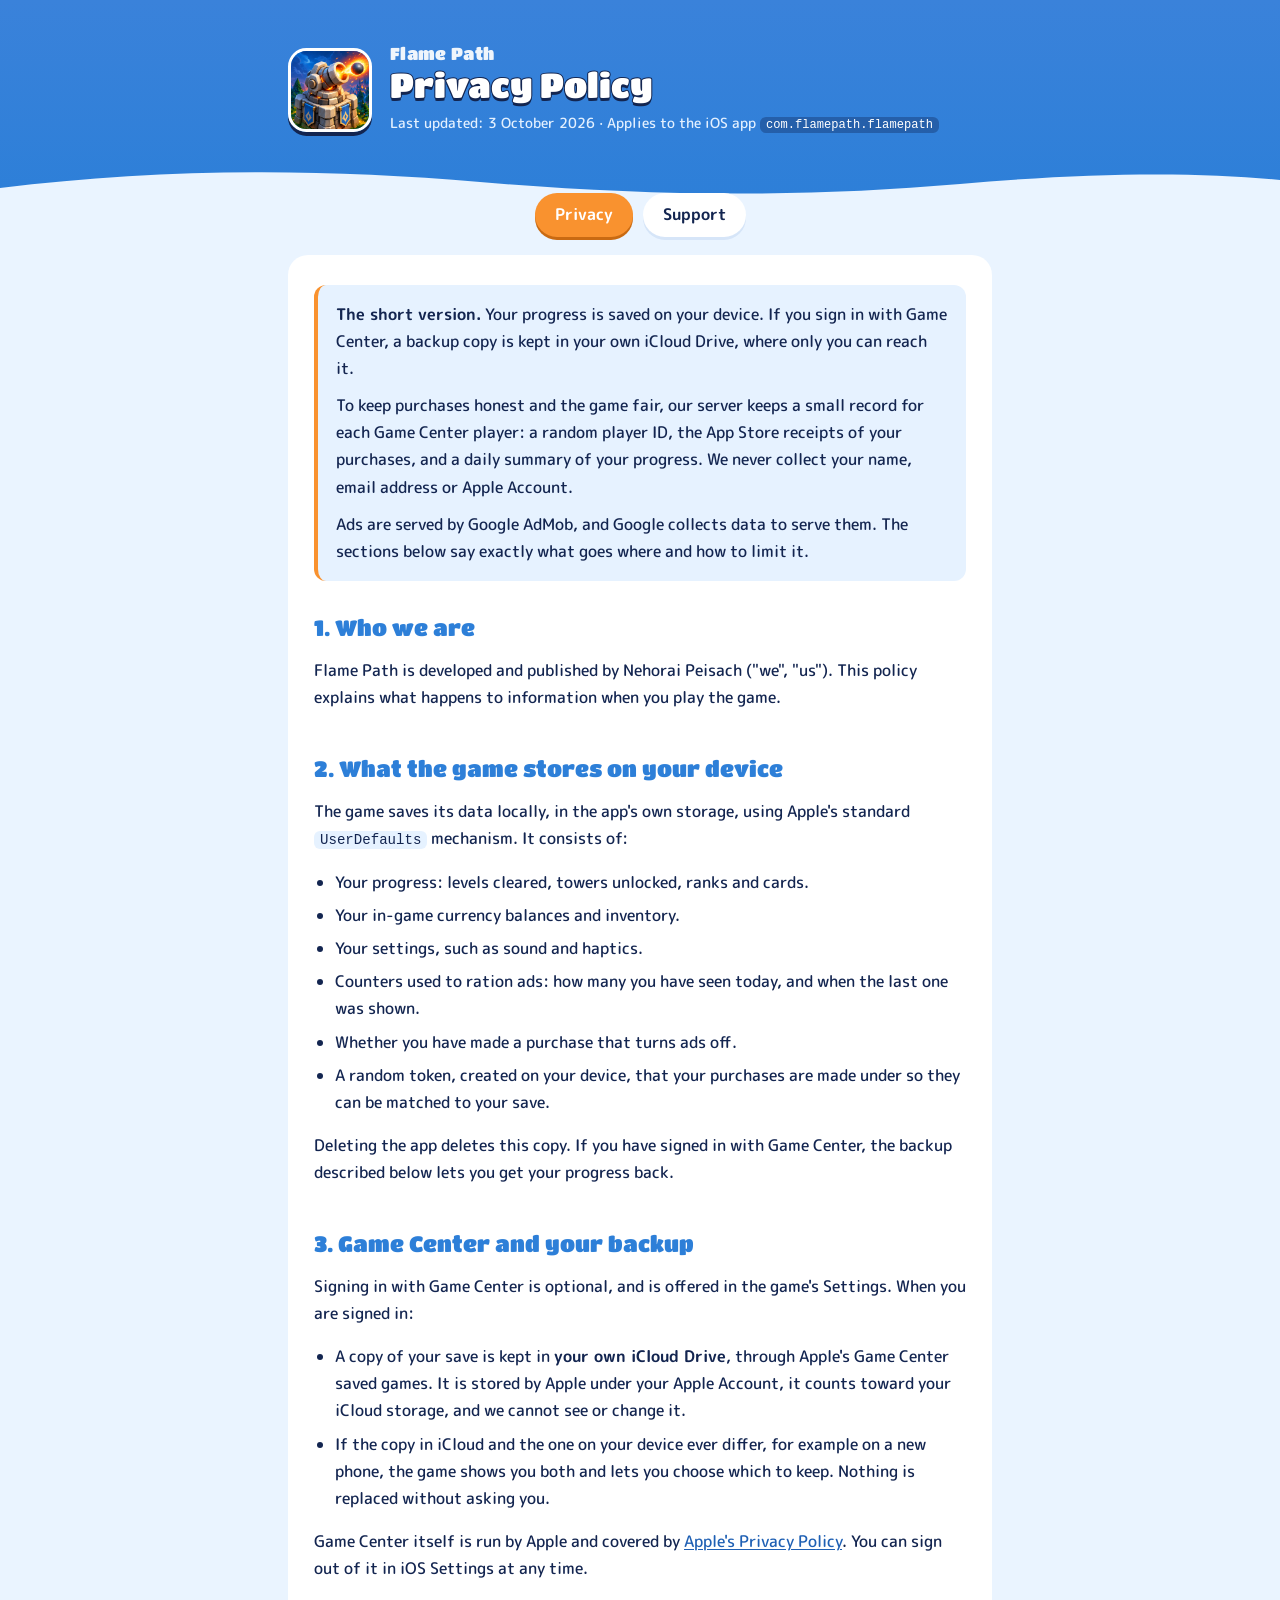
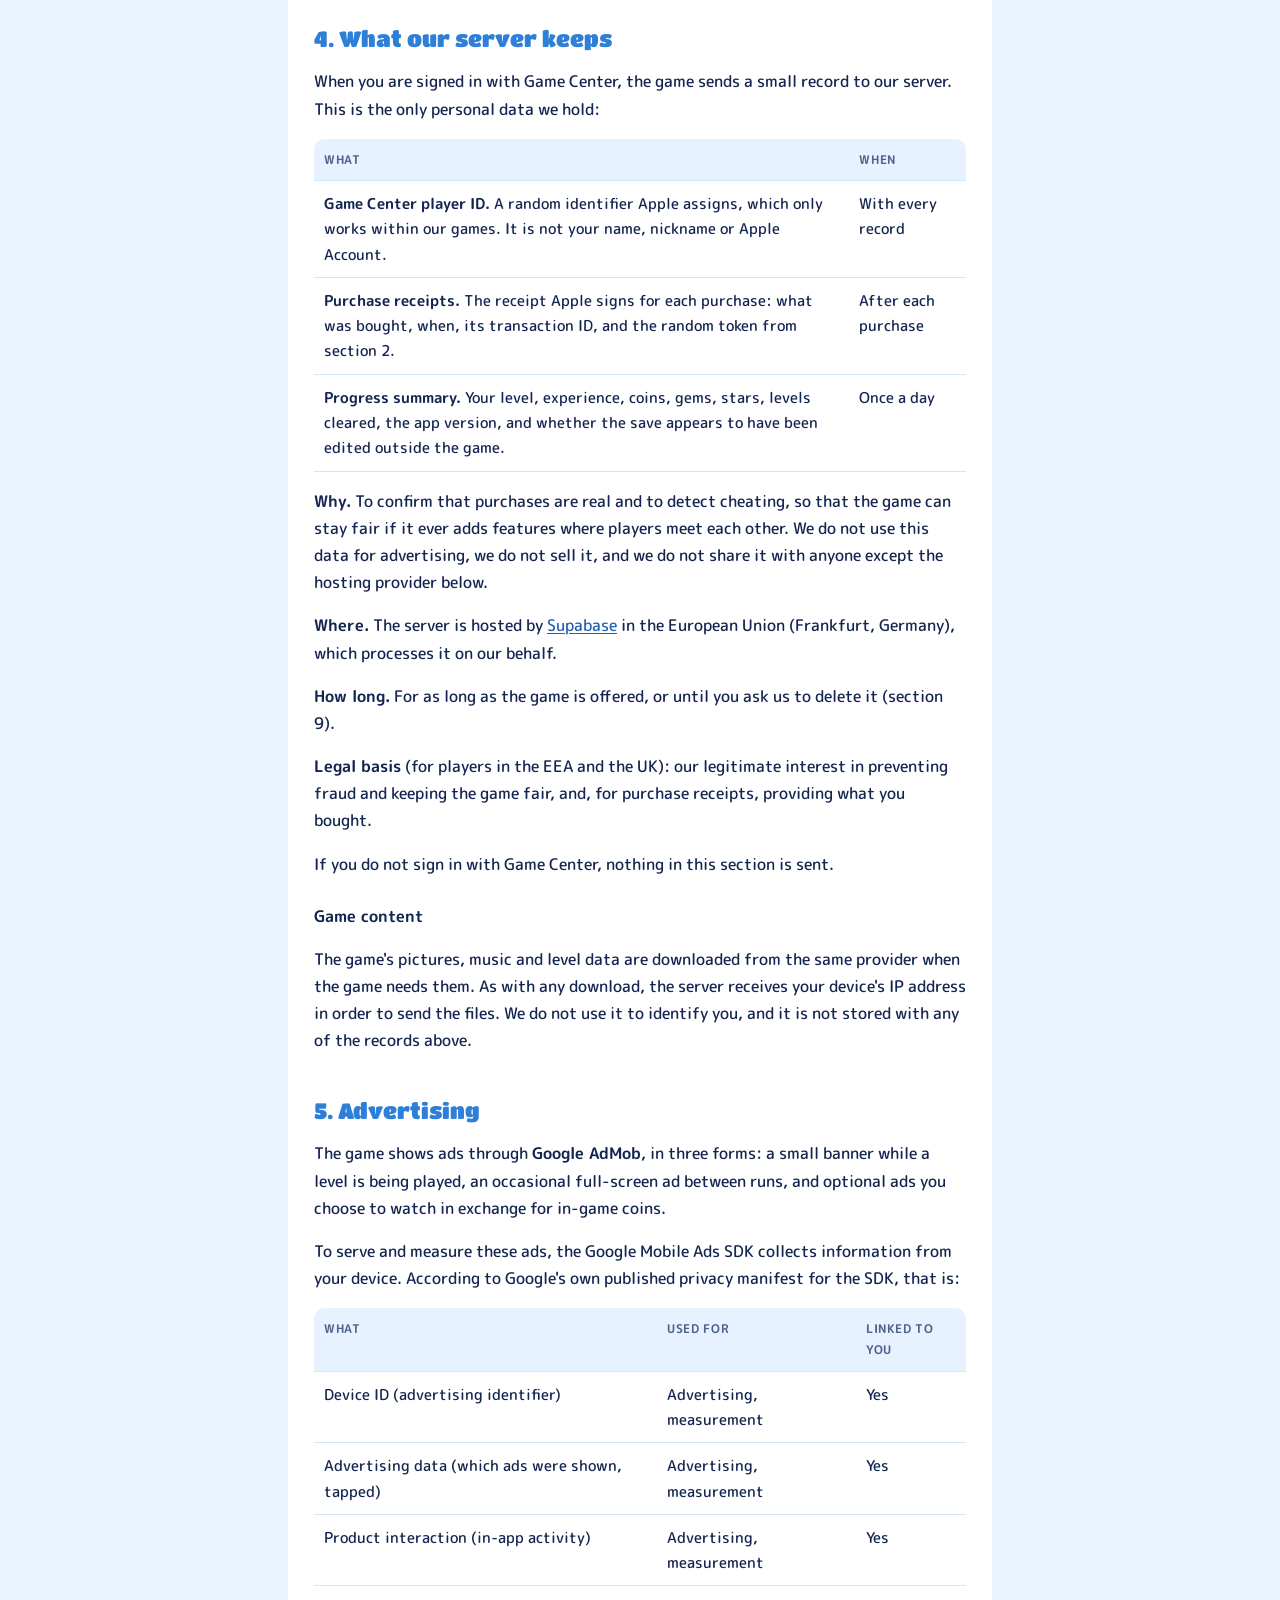
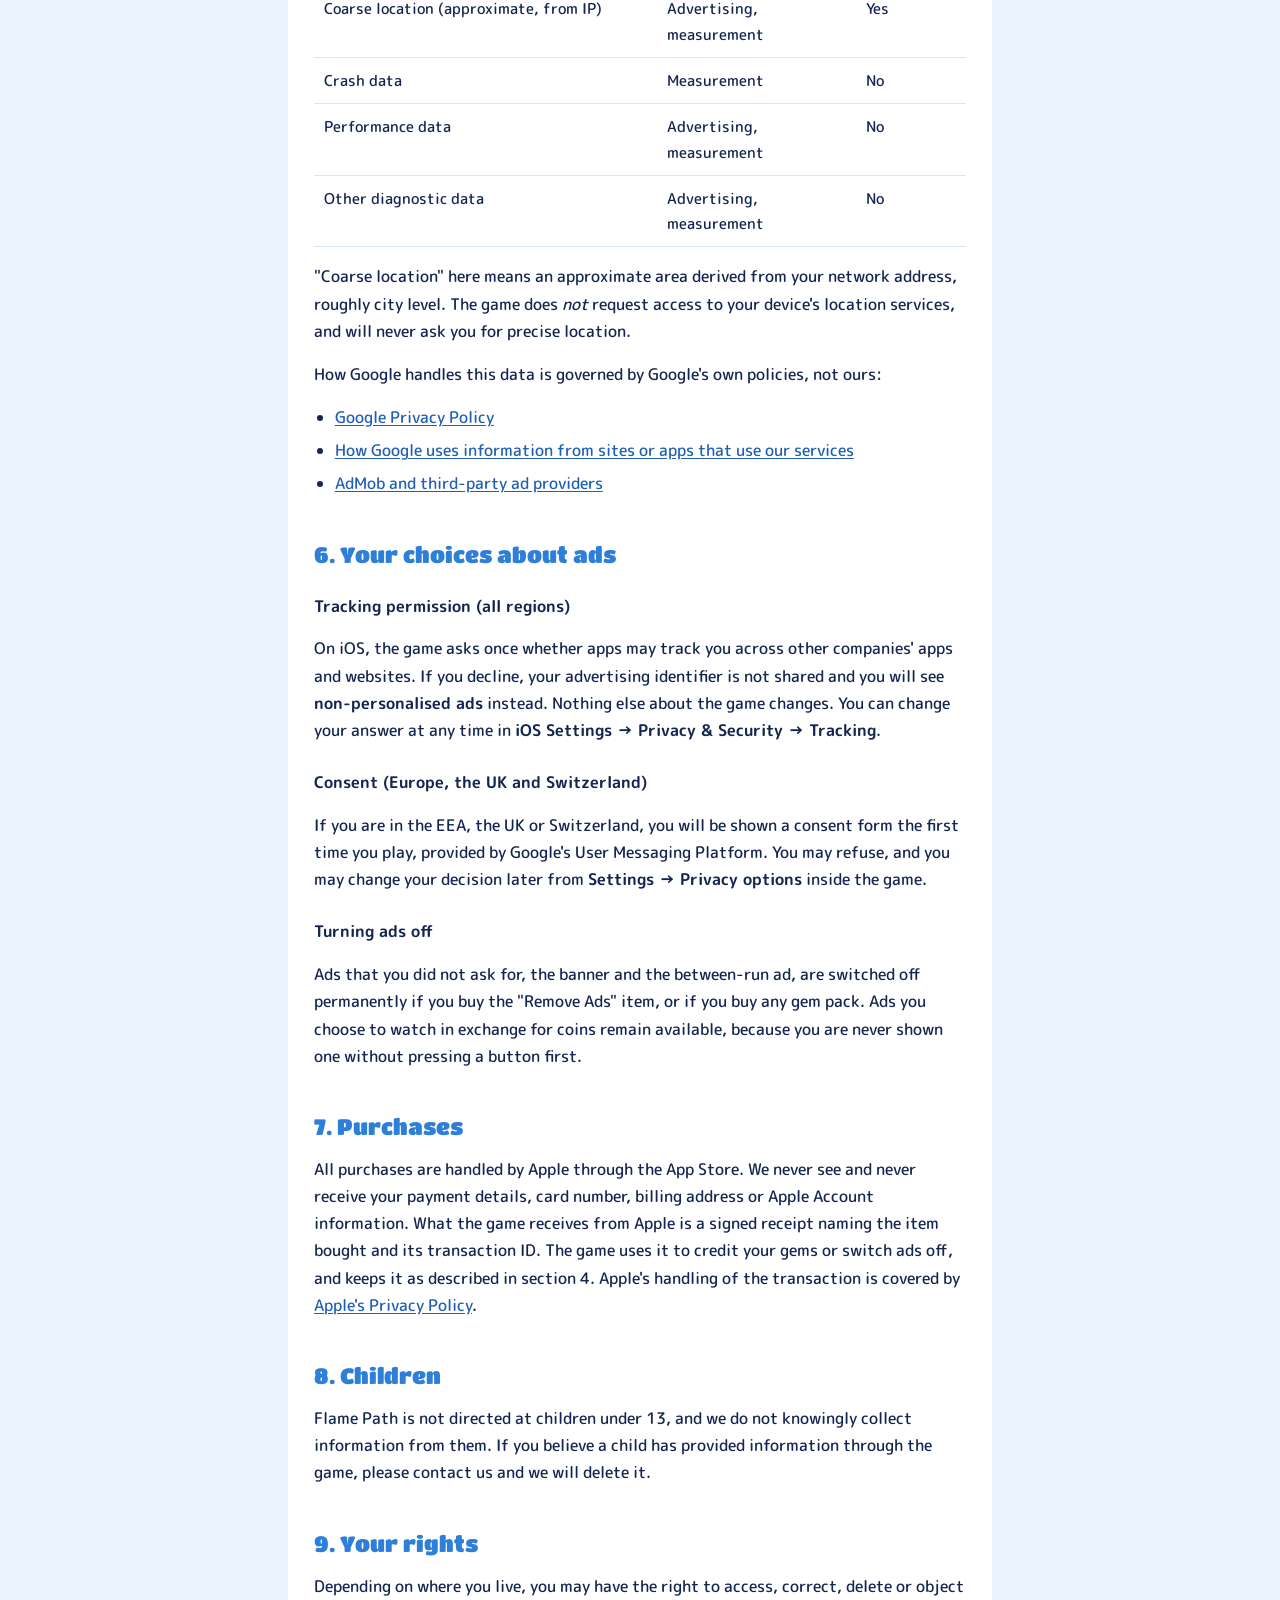
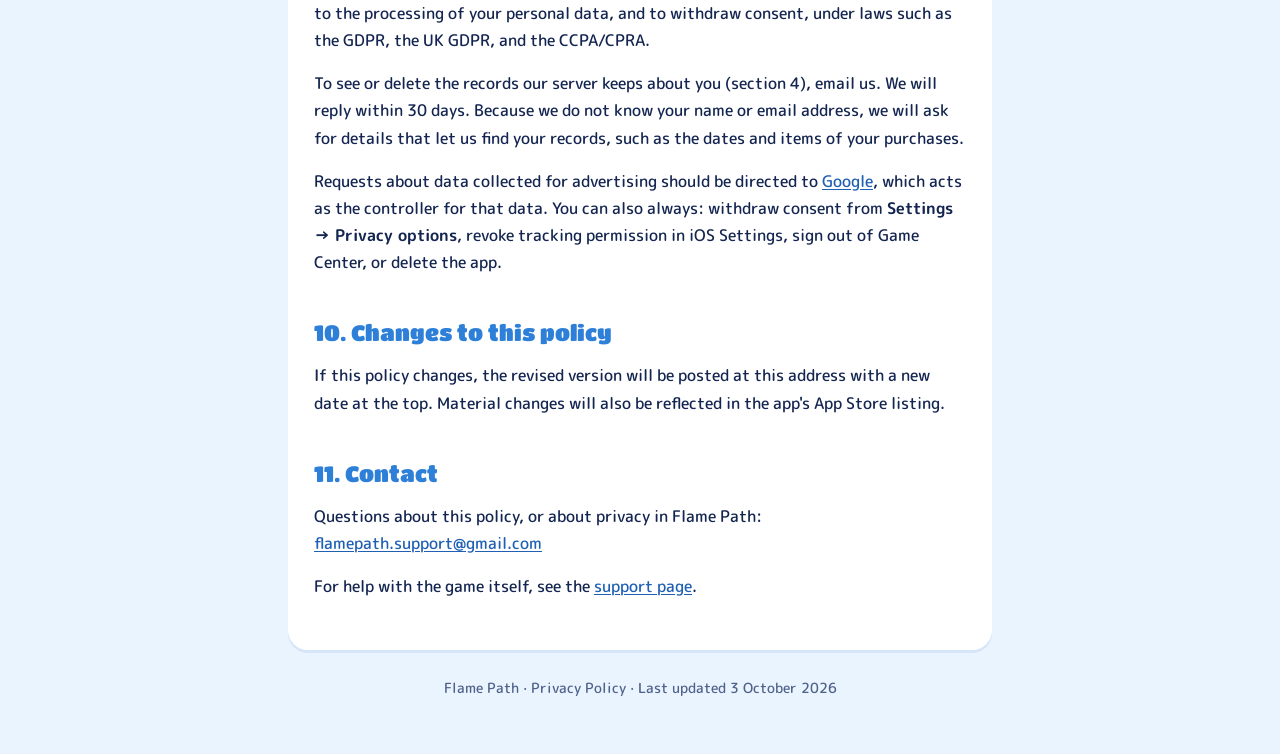
<file: index.html>
<!DOCTYPE html>
<html lang="en">
<head>
<meta charset="utf-8">
<meta name="viewport" content="width=device-width, initial-scale=1">
<title>Flame Path Privacy Policy</title>
<meta name="description" content="Privacy policy for the Flame Path iOS game.">
<meta name="theme-color" content="#3a82da">
<link rel="icon" href="favicon.png">
<link rel="apple-touch-icon" href="icon.png">
<link rel="stylesheet" href="style.css">
</head>
<body>

<header class="hero">
  <div class="hero-inner">
    <img class="app-icon" src="icon.png" alt="Flame Path icon" width="84" height="84">
    <div>
      <p class="eyebrow">Flame Path</p>
      <h1>Privacy Policy</h1>
      <p class="meta">Last updated: 3 October 2026 · Applies to the iOS app <code>com.flamepath.flamepath</code></p>
    </div>
  </div>
  <svg class="wave" viewBox="0 0 1440 34" preserveAspectRatio="none" aria-hidden="true"><path d="M0,22 C180,2 360,2 540,16 C720,30 900,32 1080,18 C1230,6 1350,6 1440,14 L1440,34 L0,34 Z"/></svg>
</header>

<nav class="tabs"><a href="" aria-current="page">Privacy</a><a href="support/">Support</a></nav>

<main>
<div class="lede">
  <p><strong>The short version.</strong> Your progress is saved on your device. If you sign in with Game Center, a backup copy is kept in your own iCloud Drive, where only you can reach it.</p>
  <p>To keep purchases honest and the game fair, our server keeps a small record for each Game Center player: a random player ID, the App Store receipts of your purchases, and a daily summary of your progress. We never collect your name, email address or Apple Account.</p>
  <p>Ads are served by Google AdMob, and Google collects data to serve them. The sections below say exactly what goes where and how to limit it.</p>
</div>

<h2>1. Who we are</h2>
<p>Flame Path is developed and published by Nehorai Peisach ("we", "us"). This policy explains what happens to information when you play the game.</p>

<h2>2. What the game stores on your device</h2>
<p>The game saves its data locally, in the app's own storage, using Apple's standard <code>UserDefaults</code> mechanism. It consists of:</p>
<ul>
  <li>Your progress: levels cleared, towers unlocked, ranks and cards.</li>
  <li>Your in-game currency balances and inventory.</li>
  <li>Your settings, such as sound and haptics.</li>
  <li>Counters used to ration ads: how many you have seen today, and when the last one was shown.</li>
  <li>Whether you have made a purchase that turns ads off.</li>
  <li>A random token, created on your device, that your purchases are made under so they can be matched to your save.</li>
</ul>
<p>Deleting the app deletes this copy. If you have signed in with Game Center, the backup described below lets you get your progress back.</p>

<h2>3. Game Center and your backup</h2>
<p>Signing in with Game Center is optional, and is offered in the game's Settings. When you are signed in:</p>
<ul>
  <li>A copy of your save is kept in <strong>your own iCloud Drive</strong>, through Apple's Game Center saved games. It is stored by Apple under your Apple Account, it counts toward your iCloud storage, and we cannot see or change it.</li>
  <li>If the copy in iCloud and the one on your device ever differ, for example on a new phone, the game shows you both and lets you choose which to keep. Nothing is replaced without asking you.</li>
</ul>
<p>Game Center itself is run by Apple and covered by <a href="https://www.apple.com/legal/privacy/" target="_blank" rel="noopener">Apple's Privacy Policy</a>. You can sign out of it in iOS Settings at any time.</p>

<h2>4. What our server keeps</h2>
<p>When you are signed in with Game Center, the game sends a small record to our server. This is the only personal data we hold:</p>

<table>
  <thead>
    <tr><th>What</th><th>When</th></tr>
  </thead>
  <tbody>
    <tr><td><strong>Game Center player ID.</strong> A random identifier Apple assigns, which only works within our games. It is not your name, nickname or Apple Account.</td><td>With every record</td></tr>
    <tr><td><strong>Purchase receipts.</strong> The receipt Apple signs for each purchase: what was bought, when, its transaction ID, and the random token from section 2.</td><td>After each purchase</td></tr>
    <tr><td><strong>Progress summary.</strong> Your level, experience, coins, gems, stars, levels cleared, the app version, and whether the save appears to have been edited outside the game.</td><td>Once a day</td></tr>
  </tbody>
</table>

<p><strong>Why.</strong> To confirm that purchases are real and to detect cheating, so that the game can stay fair if it ever adds features where players meet each other. We do not use this data for advertising, we do not sell it, and we do not share it with anyone except the hosting provider below.</p>
<p><strong>Where.</strong> The server is hosted by <a href="https://supabase.com/privacy" target="_blank" rel="noopener">Supabase</a> in the European Union (Frankfurt, Germany), which processes it on our behalf.</p>
<p><strong>How long.</strong> For as long as the game is offered, or until you ask us to delete it (section 9).</p>
<p><strong>Legal basis</strong> (for players in the EEA and the UK): our legitimate interest in preventing fraud and keeping the game fair, and, for purchase receipts, providing what you bought.</p>
<p>If you do not sign in with Game Center, nothing in this section is sent.</p>

<h3>Game content</h3>
<p>The game's pictures, music and level data are downloaded from the same provider when the game needs them. As with any download, the server receives your device's IP address in order to send the files. We do not use it to identify you, and it is not stored with any of the records above.</p>

<h2>5. Advertising</h2>
<p>The game shows ads through <strong>Google AdMob</strong>, in three forms: a small banner while a level is being played, an occasional full-screen ad between runs, and optional ads you choose to watch in exchange for in-game coins.</p>
<p>To serve and measure these ads, the Google Mobile Ads SDK collects information from your device. According to Google's own published privacy manifest for the SDK, that is:</p>

<table>
  <thead>
    <tr><th>What</th><th>Used for</th><th>Linked to you</th></tr>
  </thead>
  <tbody>
    <tr><td>Device ID (advertising identifier)</td><td>Advertising, measurement</td><td>Yes</td></tr>
    <tr><td>Advertising data (which ads were shown, tapped)</td><td>Advertising, measurement</td><td>Yes</td></tr>
    <tr><td>Product interaction (in-app activity)</td><td>Advertising, measurement</td><td>Yes</td></tr>
    <tr><td>Coarse location (approximate, from IP)</td><td>Advertising, measurement</td><td>Yes</td></tr>
    <tr><td>Crash data</td><td>Measurement</td><td>No</td></tr>
    <tr><td>Performance data</td><td>Advertising, measurement</td><td>No</td></tr>
    <tr><td>Other diagnostic data</td><td>Advertising, measurement</td><td>No</td></tr>
  </tbody>
</table>

<p>"Coarse location" here means an approximate area derived from your network address, roughly city level. The game does <em>not</em> request access to your device's location services, and will never ask you for precise location.</p>
<p>How Google handles this data is governed by Google's own policies, not ours:</p>
<ul>
  <li><a href="https://policies.google.com/privacy" target="_blank" rel="noopener">Google Privacy Policy</a></li>
  <li><a href="https://policies.google.com/technologies/partner-sites" target="_blank" rel="noopener">How Google uses information from sites or apps that use our services</a></li>
  <li><a href="https://support.google.com/admob/answer/9012903" target="_blank" rel="noopener">AdMob and third-party ad providers</a></li>
</ul>

<h2>6. Your choices about ads</h2>

<h3>Tracking permission (all regions)</h3>
<p>On iOS, the game asks once whether apps may track you across other companies' apps and websites. If you decline, your advertising identifier is not shared and you will see <strong>non-personalised ads</strong> instead. Nothing else about the game changes. You can change your answer at any time in <strong>iOS Settings → Privacy &amp; Security → Tracking</strong>.</p>

<h3>Consent (Europe, the UK and Switzerland)</h3>
<p>If you are in the EEA, the UK or Switzerland, you will be shown a consent form the first time you play, provided by Google's User Messaging Platform. You may refuse, and you may change your decision later from <strong>Settings → Privacy options</strong> inside the game.</p>

<h3>Turning ads off</h3>
<p>Ads that you did not ask for, the banner and the between-run ad, are switched off permanently if you buy the "Remove Ads" item, or if you buy any gem pack. Ads you choose to watch in exchange for coins remain available, because you are never shown one without pressing a button first.</p>

<h2>7. Purchases</h2>
<p>All purchases are handled by Apple through the App Store. We never see and never receive your payment details, card number, billing address or Apple Account information. What the game receives from Apple is a signed receipt naming the item bought and its transaction ID. The game uses it to credit your gems or switch ads off, and keeps it as described in section 4. Apple's handling of the transaction is covered by <a href="https://www.apple.com/legal/privacy/" target="_blank" rel="noopener">Apple's Privacy Policy</a>.</p>

<h2>8. Children</h2>
<p>Flame Path is not directed at children under 13, and we do not knowingly collect information from them. If you believe a child has provided information through the game, please contact us and we will delete it.</p>

<h2>9. Your rights</h2>
<p>Depending on where you live, you may have the right to access, correct, delete or object to the processing of your personal data, and to withdraw consent, under laws such as the GDPR, the UK GDPR, and the CCPA/CPRA.</p>
<p>To see or delete the records our server keeps about you (section 4), email us. We will reply within 30 days. Because we do not know your name or email address, we will ask for details that let us find your records, such as the dates and items of your purchases.</p>
<p>Requests about data collected for advertising should be directed to <a href="https://policies.google.com/privacy" target="_blank" rel="noopener">Google</a>, which acts as the controller for that data. You can also always: withdraw consent from <strong>Settings → Privacy options</strong>, revoke tracking permission in iOS Settings, sign out of Game Center, or delete the app.</p>

<h2>10. Changes to this policy</h2>
<p>If this policy changes, the revised version will be posted at this address with a new date at the top. Material changes will also be reflected in the app's App Store listing.</p>

<h2>11. Contact</h2>
<p>Questions about this policy, or about privacy in Flame Path:<br>
<a href="mailto:flamepath.support@gmail.com">flamepath.support@gmail.com</a></p>
<p>For help with the game itself, see the <a href="support/">support page</a>.</p>
</main>

<footer>
  Flame Path · Privacy Policy · Last updated 3 October 2026
</footer>

</body>
</html>
</file>
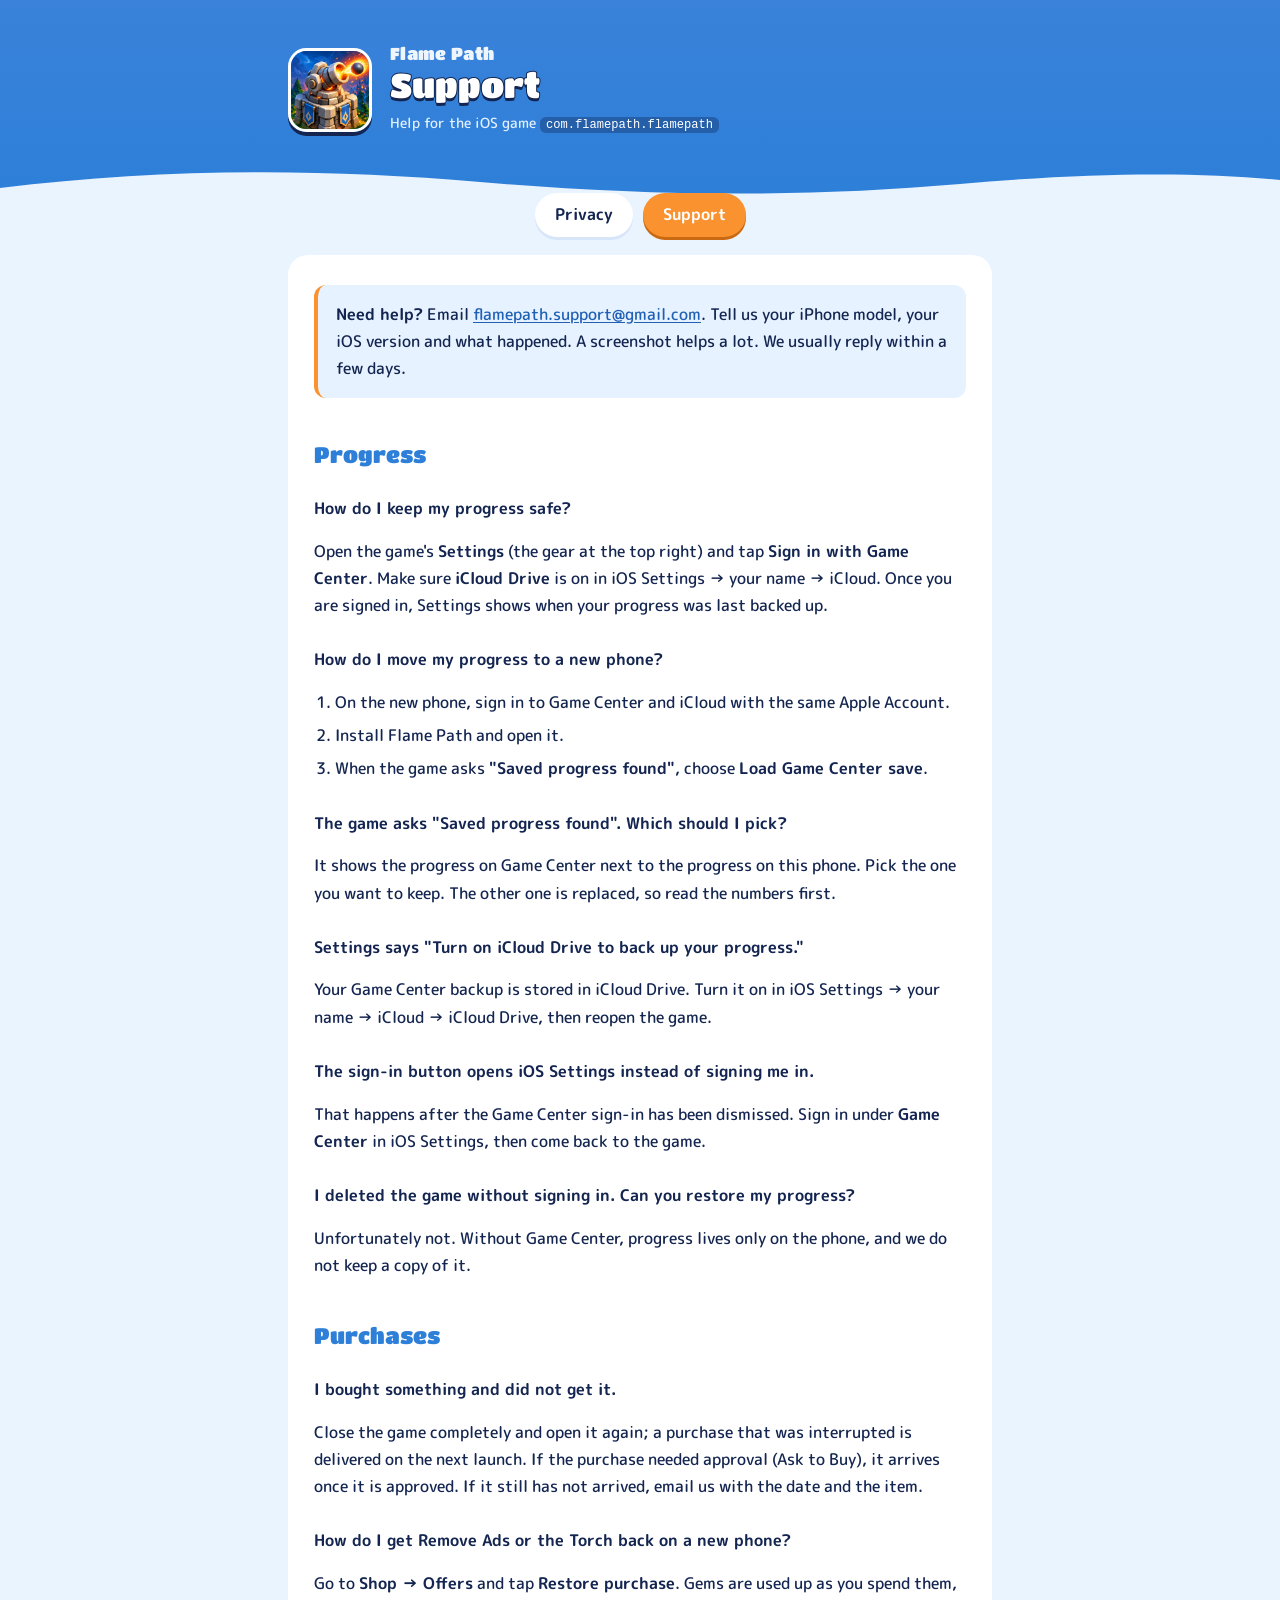
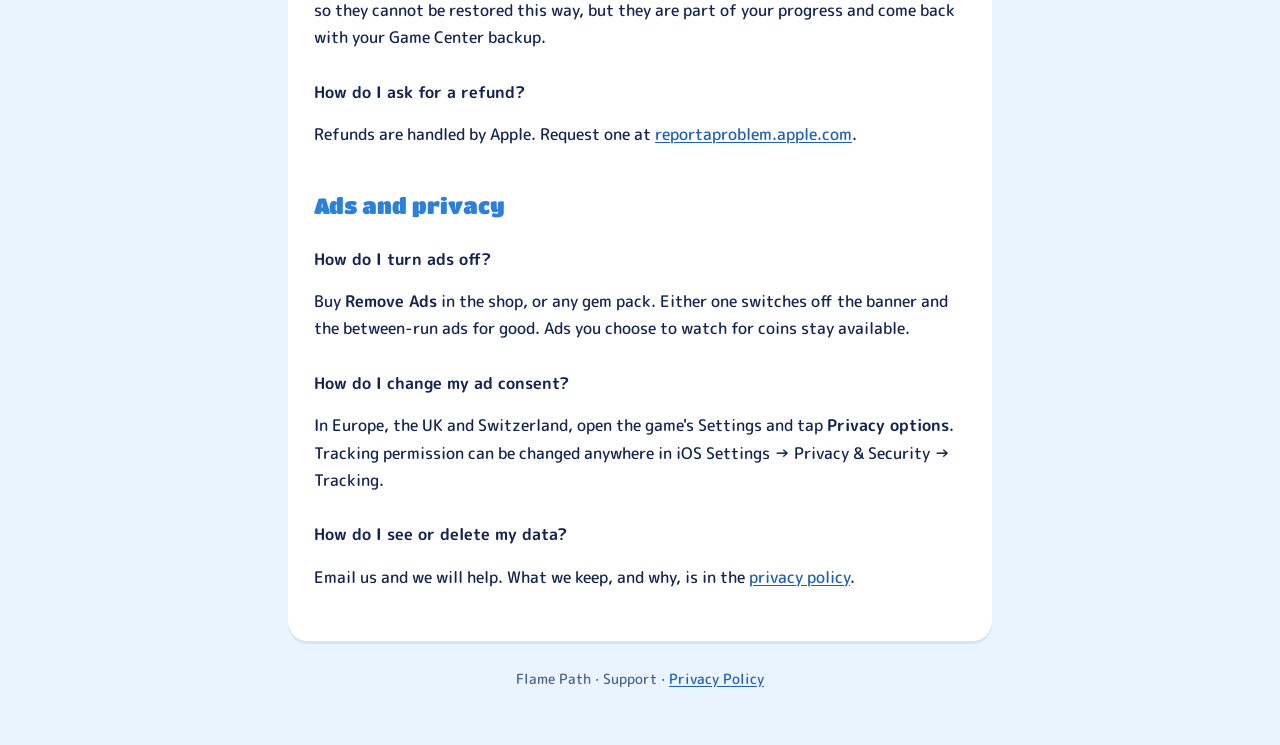
<file: support/index.html>
<!DOCTYPE html>
<html lang="en">
<head>
<meta charset="utf-8">
<meta name="viewport" content="width=device-width, initial-scale=1">
<title>Flame Path Support</title>
<meta name="description" content="Help and contact for the Flame Path iOS game.">
<meta name="theme-color" content="#3a82da">
<link rel="icon" href="../favicon.png">
<link rel="apple-touch-icon" href="../icon.png">
<link rel="stylesheet" href="../style.css">
</head>
<body>

<header class="hero">
  <div class="hero-inner">
    <img class="app-icon" src="../icon.png" alt="Flame Path icon" width="84" height="84">
    <div>
      <p class="eyebrow">Flame Path</p>
      <h1>Support</h1>
      <p class="meta">Help for the iOS game <code>com.flamepath.flamepath</code></p>
    </div>
  </div>
  <svg class="wave" viewBox="0 0 1440 34" preserveAspectRatio="none" aria-hidden="true"><path d="M0,22 C180,2 360,2 540,16 C720,30 900,32 1080,18 C1230,6 1350,6 1440,14 L1440,34 L0,34 Z"/></svg>
</header>

<nav class="tabs"><a href="../">Privacy</a><a href="../support/" aria-current="page">Support</a></nav>

<main>
<div class="lede">
  <p><strong>Need help?</strong> Email <a href="mailto:flamepath.support@gmail.com?subject=Flame%20Path%20support">flamepath.support@gmail.com</a>. Tell us your iPhone model, your iOS version and what happened. A screenshot helps a lot. We usually reply within a few days.</p>
</div>

<div class="faq">

<h2>Progress</h2>

<h3>How do I keep my progress safe?</h3>
<p>Open the game's <strong>Settings</strong> (the gear at the top right) and tap <strong>Sign in with Game Center</strong>. Make sure <strong>iCloud Drive</strong> is on in iOS Settings → your name → iCloud. Once you are signed in, Settings shows when your progress was last backed up.</p>

<h3>How do I move my progress to a new phone?</h3>
<ol>
  <li>On the new phone, sign in to Game Center and iCloud with the same Apple Account.</li>
  <li>Install Flame Path and open it.</li>
  <li>When the game asks <strong>"Saved progress found"</strong>, choose <strong>Load Game Center save</strong>.</li>
</ol>

<h3>The game asks "Saved progress found". Which should I pick?</h3>
<p>It shows the progress on Game Center next to the progress on this phone. Pick the one you want to keep. The other one is replaced, so read the numbers first.</p>

<h3>Settings says "Turn on iCloud Drive to back up your progress."</h3>
<p>Your Game Center backup is stored in iCloud Drive. Turn it on in iOS Settings → your name → iCloud → iCloud Drive, then reopen the game.</p>

<h3>The sign-in button opens iOS Settings instead of signing me in.</h3>
<p>That happens after the Game Center sign-in has been dismissed. Sign in under <strong>Game Center</strong> in iOS Settings, then come back to the game.</p>

<h3>I deleted the game without signing in. Can you restore my progress?</h3>
<p>Unfortunately not. Without Game Center, progress lives only on the phone, and we do not keep a copy of it.</p>

<h2>Purchases</h2>

<h3>I bought something and did not get it.</h3>
<p>Close the game completely and open it again; a purchase that was interrupted is delivered on the next launch. If the purchase needed approval (Ask to Buy), it arrives once it is approved. If it still has not arrived, email us with the date and the item.</p>

<h3>How do I get Remove Ads or the Torch back on a new phone?</h3>
<p>Go to <strong>Shop → Offers</strong> and tap <strong>Restore purchase</strong>. Gems are used up as you spend them, so they cannot be restored this way, but they are part of your progress and come back with your Game Center backup.</p>

<h3>How do I ask for a refund?</h3>
<p>Refunds are handled by Apple. Request one at <a href="https://reportaproblem.apple.com" target="_blank" rel="noopener">reportaproblem.apple.com</a>.</p>

<h2>Ads and privacy</h2>

<h3>How do I turn ads off?</h3>
<p>Buy <strong>Remove Ads</strong> in the shop, or any gem pack. Either one switches off the banner and the between-run ads for good. Ads you choose to watch for coins stay available.</p>

<h3>How do I change my ad consent?</h3>
<p>In Europe, the UK and Switzerland, open the game's Settings and tap <strong>Privacy options</strong>. Tracking permission can be changed anywhere in iOS Settings → Privacy &amp; Security → Tracking.</p>

<h3>How do I see or delete my data?</h3>
<p>Email us and we will help. What we keep, and why, is in the <a href="../">privacy policy</a>.</p>

</div>
</main>

<footer>
  Flame Path · Support · <a href="../">Privacy Policy</a>
</footer>

</body>
</html>
</file>
<file: style.css>
/* Flame Path's pages, dressed like the game: its sky, its navy outline, its
   two typefaces. Headings take the game's display face; body text takes its
   rounded face at a reading weight, on a plain card, because these pages are
   for reading. The fonts are served from here rather than from Google, so a
   visit to the privacy policy sends nobody's address to a third party. */

@font-face {
  font-family: "Titan One";
  src: url("fonts/TitanOne-Regular.woff") format("woff");
  font-display: swap;
}
@font-face {
  font-family: "Rounded";
  src: url("fonts/MPLUSRounded1c-Medium.woff") format("woff");
  font-weight: 500;
  font-display: swap;
}
@font-face {
  font-family: "Rounded";
  src: url("fonts/MPLUSRounded1c-Bold.woff") format("woff");
  font-weight: 700;
  font-display: swap;
}

:root {
  /* The game's palette (FlamePath/Core/Theme.swift). */
  --sky-top: #3a82da;
  --sky-deep: #2d7fd8;
  --sky-edge: #1f60b4;
  --outline: #132550;
  --ember: #f9922f;
  --ember-low: #c96a12;

  --bg: #eaf4ff;
  --card: #ffffff;
  --ink: #132550;
  --dim: #50628a;
  --line: #d6e5f8;
  --tint: #e6f2ff;
  --link: #1f60b4;
  --heading: #2d7fd8;
}

@media (prefers-color-scheme: dark) {
  :root {
    --bg: #0b1b42;
    --card: #13295c;
    --ink: #eaf4ff;
    --dim: #a9bee3;
    --line: #24427f;
    --tint: #183670;
    --link: #7fd0ff;
    --heading: #7fd0ff;
  }
}

* { box-sizing: border-box; }
html { -webkit-text-size-adjust: 100%; }

body {
  margin: 0;
  background: var(--bg);
  color: var(--ink);
  font: 500 16px/1.7 "Rounded", -apple-system, BlinkMacSystemFont, "Segoe UI", Roboto, Helvetica, Arial, sans-serif;
}

/* ------------------------------------------------------------------ sky */

.hero {
  position: relative;
  background: linear-gradient(180deg, var(--sky-top), var(--sky-deep));
  color: #fff;
  padding: 44px 16px 64px;
}
.hero-inner {
  max-width: 44rem;
  margin: 0 auto;
  display: flex;
  align-items: center;
  gap: 18px;
}
.app-icon {
  width: 84px;
  height: 84px;
  flex: none;
  border-radius: 22%;
  border: 3px solid #fff;
  box-shadow: 0 4px 0 var(--outline);
}
.eyebrow {
  margin: 0;
  font: 400 1.05rem/1.2 "Titan One", sans-serif;
  letter-spacing: 0.02em;
  color: #fff;
  opacity: 0.92;
}
.hero h1 {
  margin: 2px 0 6px;
  font: 400 2.1rem/1.15 "Titan One", sans-serif;
  color: #fff;
  -webkit-text-stroke: 2px var(--outline);
  paint-order: stroke fill;
  text-shadow: 0 3px 0 var(--outline);
}
.hero .meta {
  margin: 0;
  font-size: 0.86rem;
  color: #e3f0ff;
}
.hero code {
  background: rgba(14, 34, 82, 0.35);
  color: #fff;
}
.wave {
  position: absolute;
  left: 0;
  right: 0;
  bottom: -1px;
  width: 100%;
  height: 34px;
  display: block;
  fill: var(--bg);
}

/* ------------------------------------------------------------------ tabs */

.tabs {
  display: flex;
  justify-content: center;
  gap: 10px;
  margin: -6px 16px 18px;
  position: relative;
}
.tabs a {
  padding: 8px 20px;
  border-radius: 999px;
  background: var(--card);
  color: var(--ink);
  font-weight: 700;
  text-decoration: none;
  box-shadow: 0 3px 0 var(--line);
}
.tabs a[aria-current="page"] {
  background: var(--ember);
  color: #fff;
  box-shadow: 0 3px 0 var(--ember-low);
}

/* ------------------------------------------------------------------ card */

main {
  max-width: 44rem;
  margin: 0 auto;
  padding: 30px 26px 34px;
  background: var(--card);
  border-radius: 20px;
  box-shadow: 0 3px 0 var(--line);
}
@media (max-width: 760px) {
  main { margin: 0 16px; }
}

h2 {
  margin: 42px 0 10px;
  font: 400 1.4rem/1.25 "Titan One", sans-serif;
  color: var(--heading);
}
main > h2:first-child,
.lede + h2 { margin-top: 32px; }
h3 {
  margin: 24px 0 6px;
  font-size: 1.02rem;
  font-weight: 700;
}
p, li { color: var(--ink); }
strong { font-weight: 700; }
ul, ol { padding-left: 1.3em; }
li { margin: 6px 0; }
a { color: var(--link); text-underline-offset: 2px; }
code {
  background: var(--tint);
  padding: 1px 6px;
  border-radius: 6px;
  font-size: 0.88em;
}

.lede {
  background: var(--tint);
  border-left: 4px solid var(--ember);
  border-radius: 12px;
  padding: 16px 18px;
}
.lede p { margin: 0 0 10px; }
.lede p:last-child { margin-bottom: 0; }

table {
  width: 100%;
  border-collapse: collapse;
  margin: 16px 0;
  font-size: 0.93rem;
}
th, td {
  text-align: left;
  padding: 10px;
  border-bottom: 1px solid var(--line);
  vertical-align: top;
}
th {
  background: var(--tint);
  color: var(--dim);
  font-weight: 700;
  font-size: 0.78rem;
  text-transform: uppercase;
  letter-spacing: 0.05em;
}
th:first-child { border-top-left-radius: 10px; }
th:last-child { border-top-right-radius: 10px; }

.faq h3 { margin-top: 26px; }

footer {
  max-width: 44rem;
  margin: 0 auto;
  padding: 26px 16px 56px;
  text-align: center;
  color: var(--dim);
  font-size: 0.86rem;
}

@media (max-width: 480px) {
  .hero { padding: 34px 16px 56px; }
  .hero-inner { gap: 14px; }
  .app-icon { width: 68px; height: 68px; }
  .hero h1 { font-size: 1.75rem; }
  main { padding: 24px 18px 28px; }
  table { font-size: 0.86rem; }
  th, td { padding: 8px 6px; }
}
</file>
